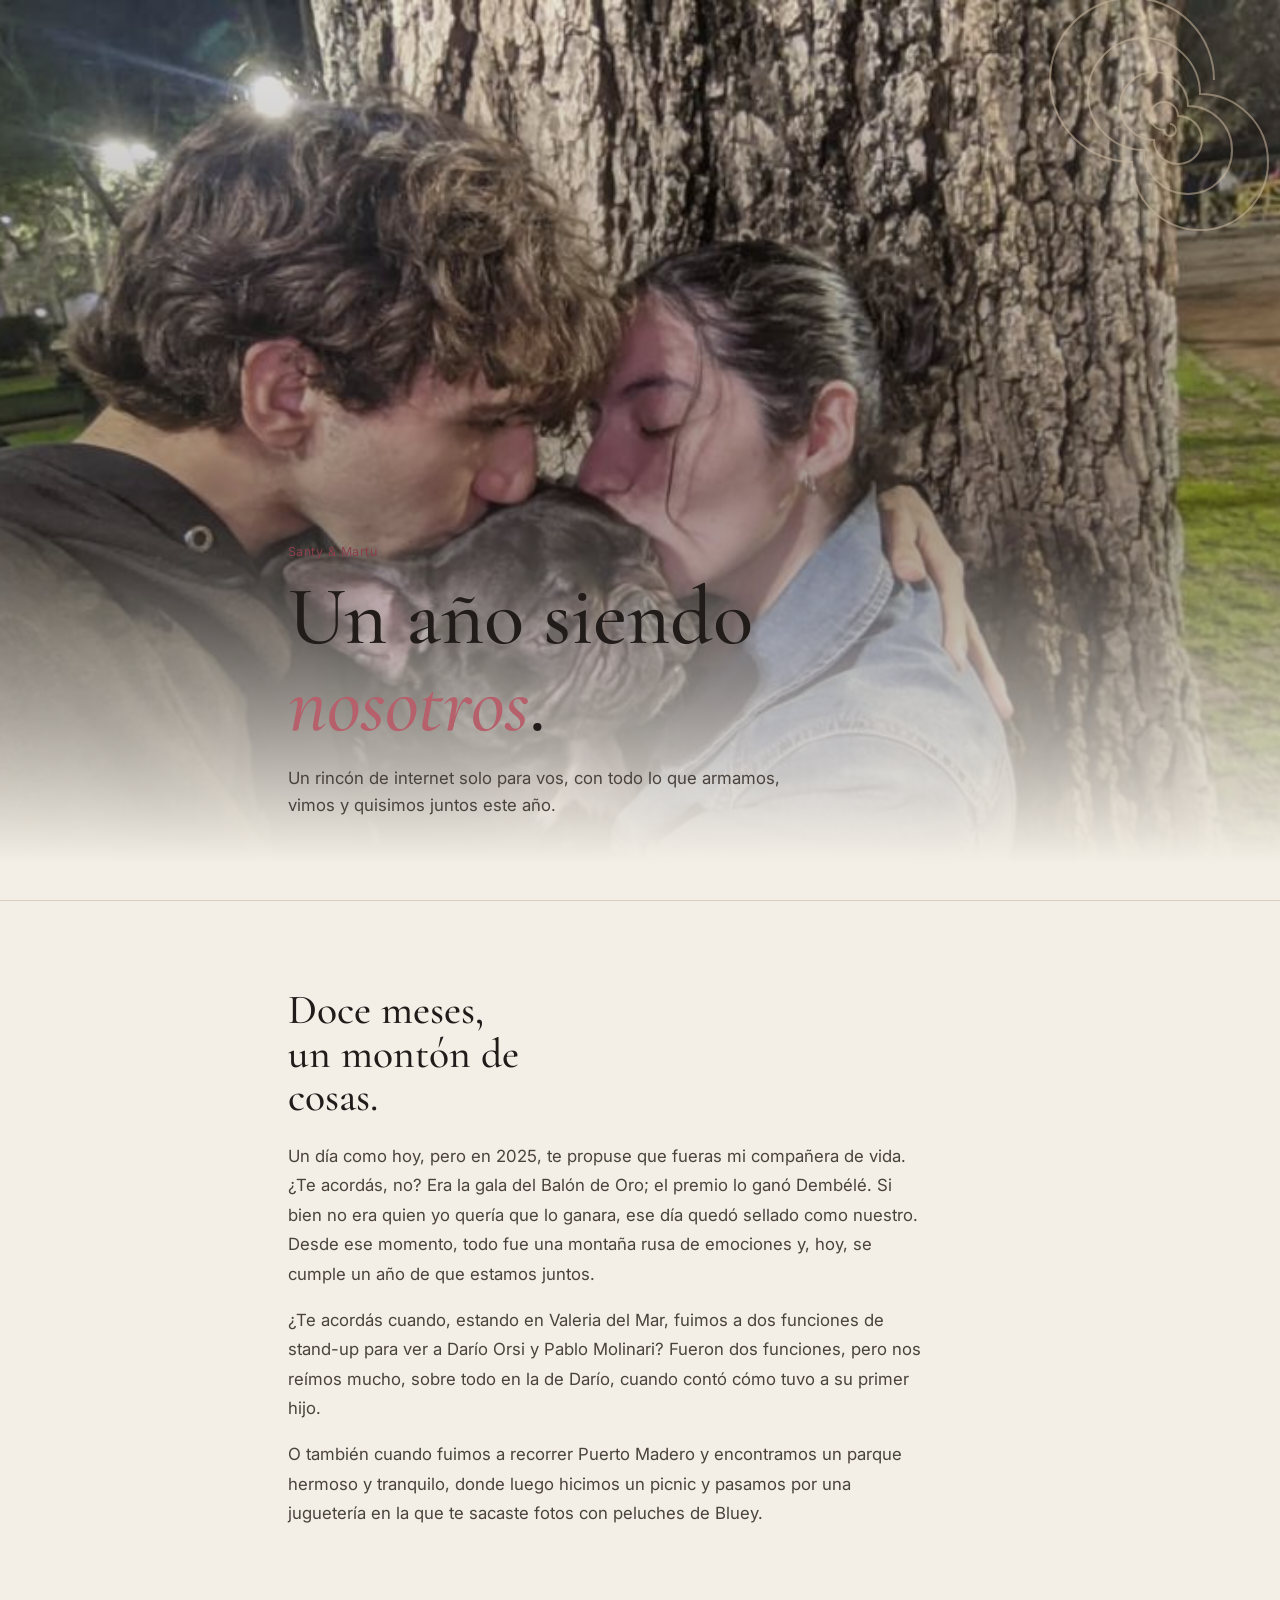
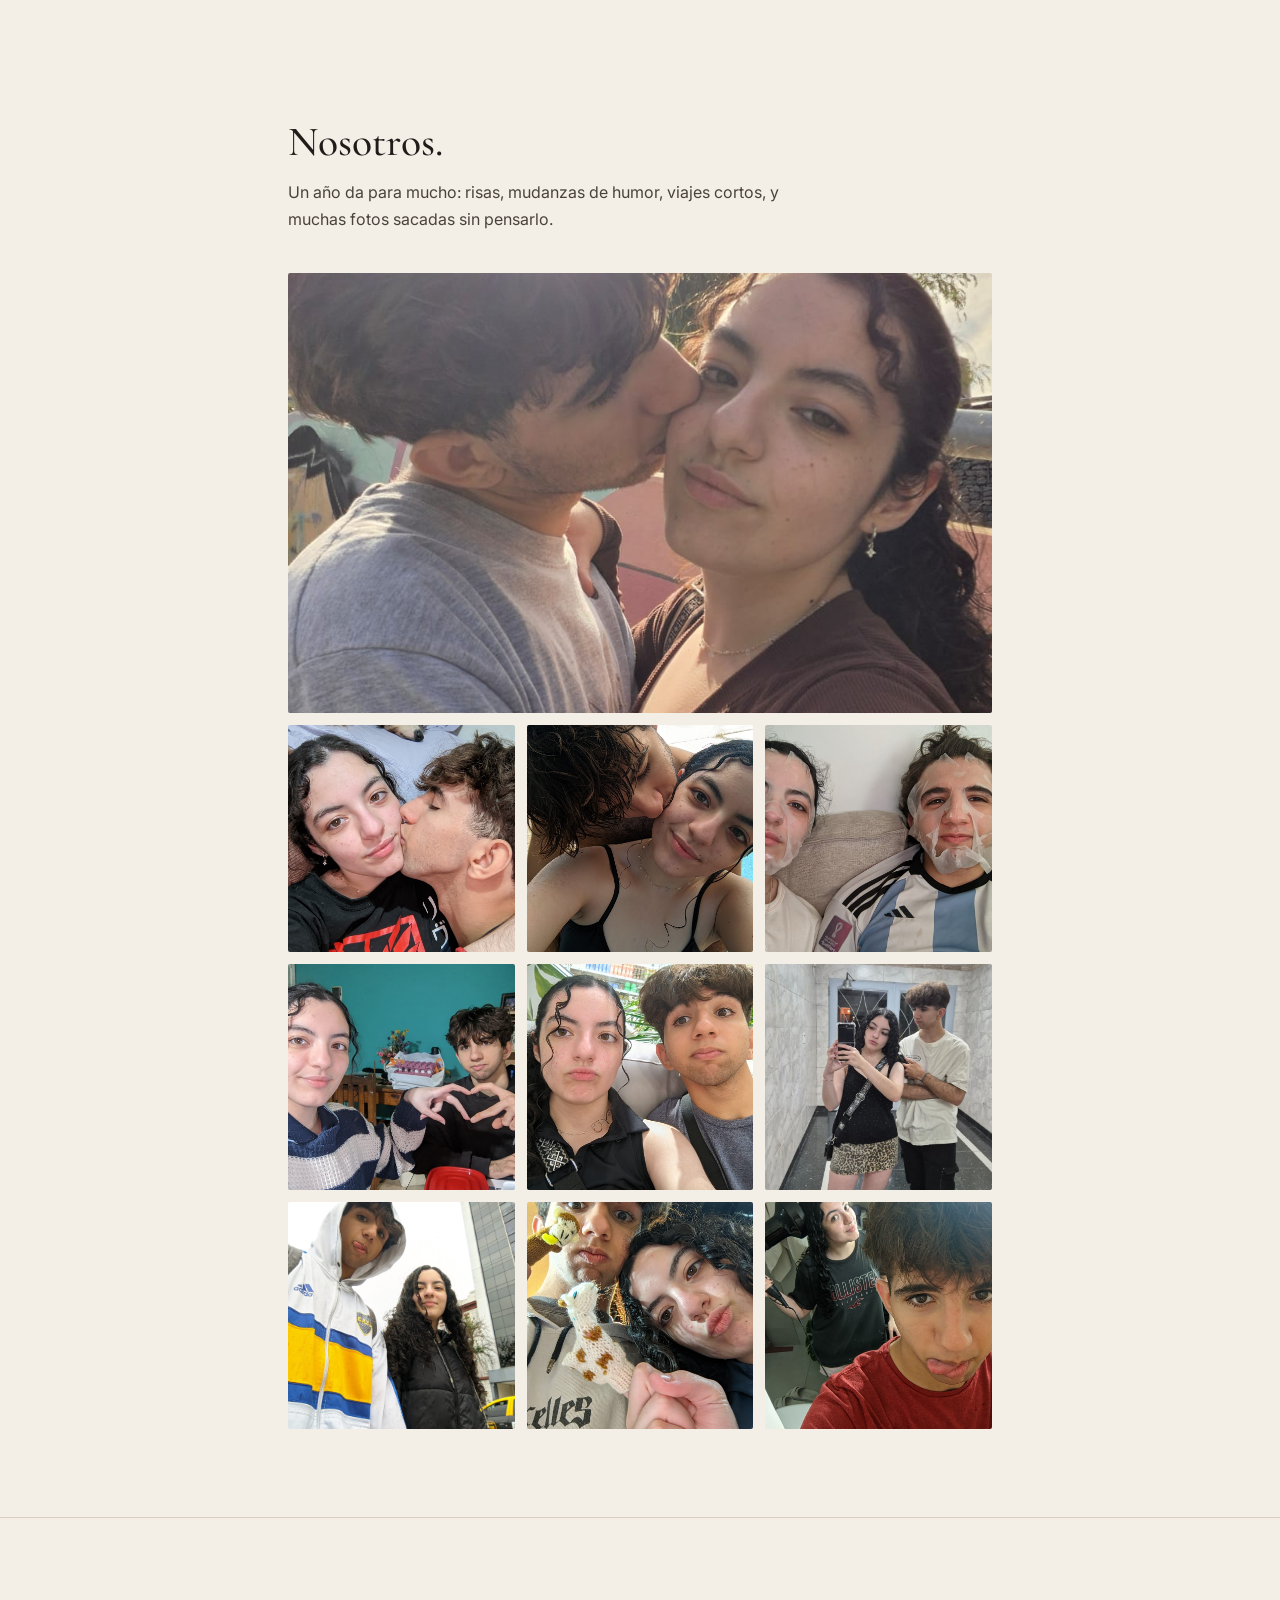
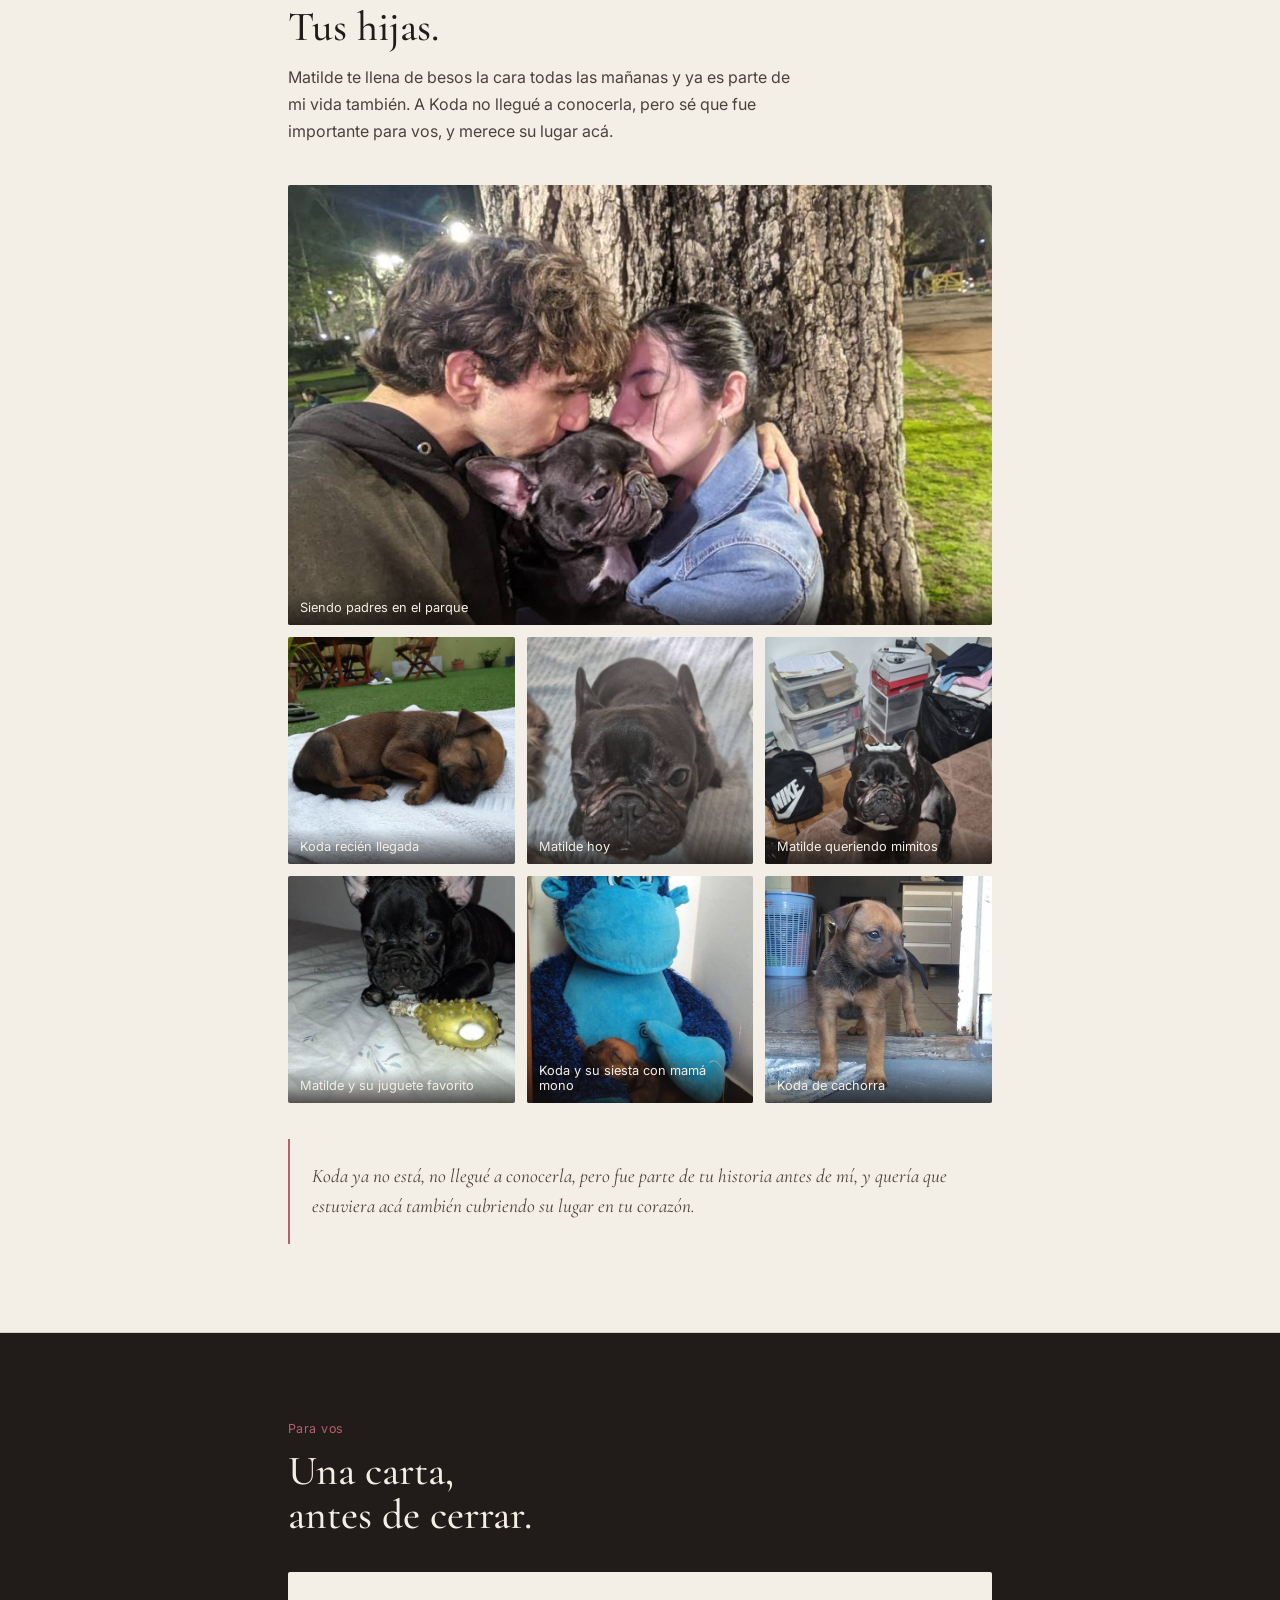
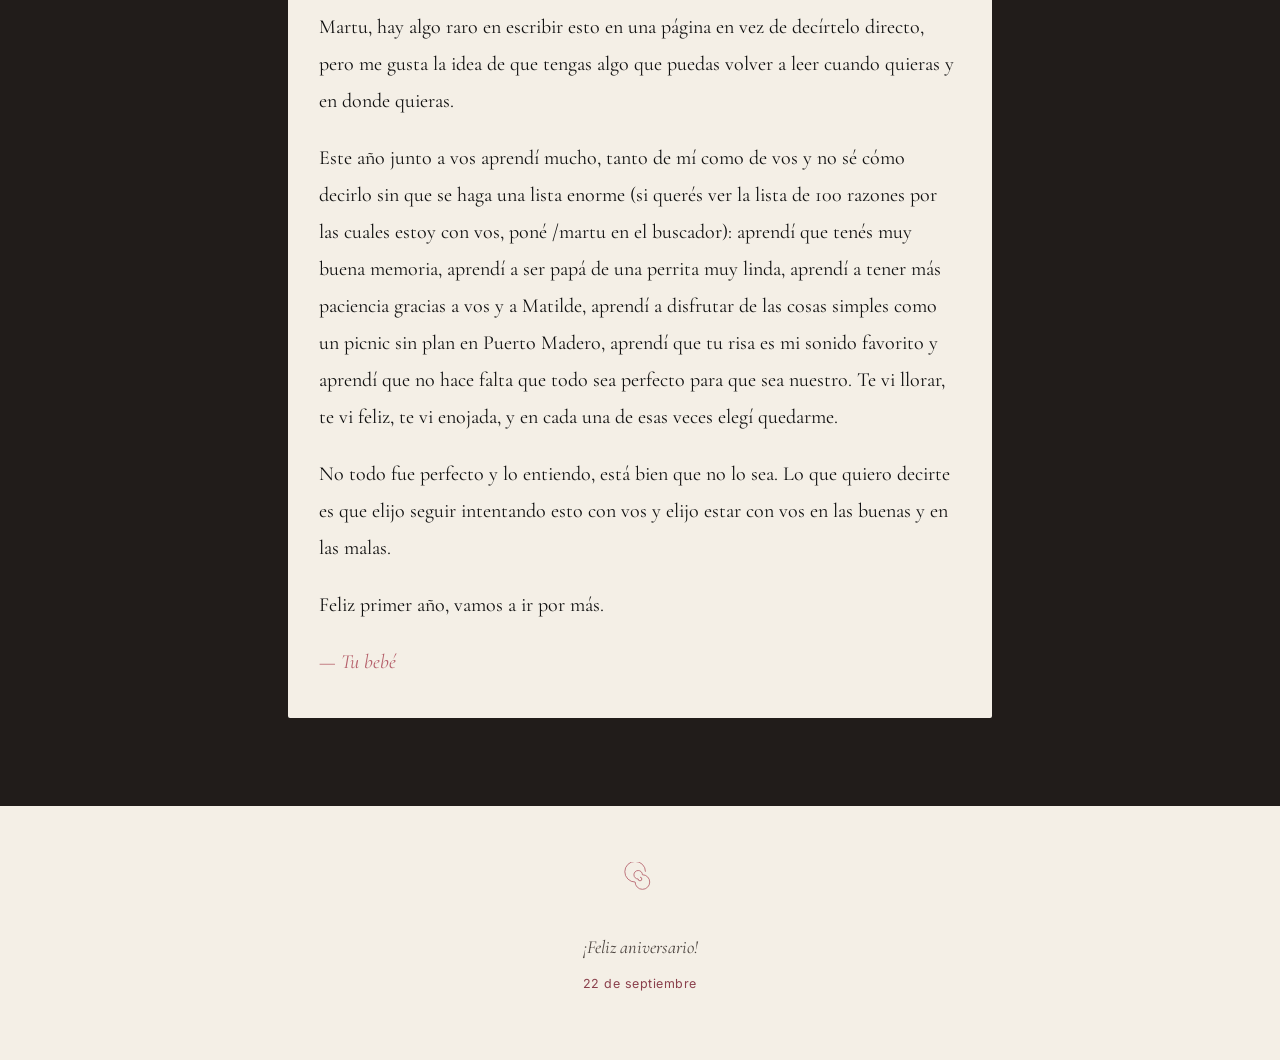
<file: index.html>
<!DOCTYPE html>
<html lang="es">
<head>
<meta charset="UTF-8">
<meta name="viewport" content="width=device-width, initial-scale=1, viewport-fit=cover">
<title>Un año — Santy &amp; Martu</title>
<link rel="preconnect" href="https://fonts.googleapis.com">
<link rel="preconnect" href="https://fonts.gstatic.com" crossorigin>
<link href="https://fonts.googleapis.com/css2?family=Cormorant+Garamond:ital,wght@0,400;0,500;0,600;1,400;1,500&family=Inter:wght@400;500;600&display=swap" rel="stylesheet">
<link rel="stylesheet" href="css/style.css">
<link rel="canonical" href="martu/index.html">
</head>
<body>

<section class="hero">
  <div class="hero-photo">
    <img src="img/1000383549.jpg" alt="Santy y Martu abrazando a Matilde bajo un árbol">
  </div>
  <div class="spiral-bg" aria-hidden="true">
    <svg width="420" height="420" viewBox="0 0 420 420" style="top:-80px; right:-100px;">
      <path d="M210,210 m0,0 a4,4 0 1,1 0.1,0 M210,210" fill="none"/>
      <path d="M210 210
        m 0 -6
        a 6 6 0 1 1 -6 6
        a 14 14 0 1 1 14 -14
        a 24 24 0 1 1 -24 24
        a 34 34 0 1 1 34 -34
        a 44 44 0 1 1 -44 44
        a 56 56 0 1 1 56 -56
        a 68 68 0 1 1 -68 68
        a 82 82 0 1 1 82 -82"
        fill="none" stroke="var(--spiral)" stroke-width="2"/>
    </svg>
  </div>
  <div class="wrap">
    <div class="hero-eyebrow">Santy &amp; Martu</div>
    <h1>Un año siendo <em>nosotros</em>.</h1>
    <p class="sub">Un rincón de internet solo para vos, con todo lo que armamos, vimos y quisimos juntos este año.</p>
  </div>
</section>

<hr class="rule">

<section class="story">
  <div class="wrap reveal">
    <h2>Doce meses,<br>un montón de cosas.</h2>
    <p>Un día como hoy, pero en 2025, te propuse que fueras mi compañera de vida. ¿Te acordás, no? Era la gala del Balón de Oro; el premio lo ganó Dembélé. Si bien no era quien yo quería que lo ganara, ese día quedó sellado como nuestro. Desde ese momento, todo fue una montaña rusa de emociones y, hoy, se cumple un año de que estamos juntos.</p>
    <p>¿Te acordás cuando, estando en Valeria del Mar, fuimos a dos funciones de stand-up para ver a Darío Orsi y Pablo Molinari? Fueron dos funciones, pero nos reímos mucho, sobre todo en la de Darío, cuando contó cómo tuvo a su primer hijo.</p>
    <p>O también cuando fuimos a recorrer Puerto Madero y encontramos un parque hermoso y tranquilo, donde luego hicimos un picnic y pasamos por una juguetería en la que te sacaste fotos con peluches de Bluey.</p>
  </div>
</section>

<section class="nosotros">
  <div class="wrap">
    <div class="dogs-head reveal">
      <h2>Nosotros.</h2>
      <p>Un año da para mucho: risas, mudanzas de humor, viajes cortos, y muchas fotos sacadas sin pensarlo.</p>
    </div>
    <div class="dog-grid">
      <figure class="wide">
        <img src="img/WhatsApp Image 2026-09-21 at 4.37.24 PM (1).jpeg" alt="Beso al atardecer">
      </figure>
      <figure>
        <img src="img/WhatsApp Image 2026-09-21 at 4.37.24 PM (3).jpeg" alt="Beso en la cama con la perrita de fondo">
      </figure>
      <figure>
        <img src="img/WhatsApp Image 2026-09-21 at 4.37.26 PM.jpeg" alt="Beso en la pileta">
      </figure>
      <figure>
        <img src="img/WhatsApp Image 2026-09-21 at 4.37.23 PM.jpeg" alt="Los dos con mascarillas faciales">
      </figure>
      <figure>
        <img src="img/WhatsApp Image 2026-09-21 at 4.37.23 PM (2).jpeg" alt="Haciendo un corazón con las manos">
      </figure>
      <figure>
        <img src="img/WhatsApp Image 2026-09-21 at 4.37.26 PM (2).jpeg" alt="Sentados juntos en el sillón">
      </figure>
      <figure>
        <img src="img/WhatsApp Image 2026-09-21 at 4.37.27 PM.jpeg" alt="Selfie frente al espejo">
      </figure>
      <figure>
        <img src="img/WhatsApp Image 2026-09-21 at 4.37.28 PM.jpeg" alt="Caminando por la calle">
      </figure>
      <figure>
        <img src="img/WhatsApp Image 2026-09-21 at 4.37.25 PM (3).jpeg" alt="Haciendo caras con un juguete">
      </figure>
      <figure>
        <img src="img/WhatsApp Image 2026-09-21 at 4.37.27 PM (2).jpeg" alt="Abrazados frente al espejo">
      </figure>
    </div>
  </div>
</section>

<hr class="rule">

<section class="dogs">
  <div class="wrap">
    <div class="dogs-head reveal">
      <h2>Tus hijas.</h2>
      <p>Matilde te llena de besos la cara todas las mañanas y ya es parte de mi vida también. A Koda no llegué a conocerla, pero sé que fue importante para vos, y merece su lugar acá.</p>
    </div>
    <div class="dog-grid">
      <figure class="wide">
        <img src="img/1000383549.jpg" alt="Santy y Martu besando a Matilde en el parque">
        <figcaption>Siendo padres en el parque</figcaption>
      </figure>
      <figure>
        <img src="img/WhatsApp Image 2026-09-20 at 7.31.43 PM.jpeg" alt="Koda de cachorra jugando en el piso">
        <figcaption>Koda recién llegada</figcaption>
      </figure>
      <figure>
        <img src="img/1000383547.jpg" alt="Matilde adulta mirando a cámara">
        <figcaption>Matilde hoy</figcaption>
      </figure>
      <figure>
        <img src="img/1000383548.jpg" alt="Matilde sentada arriba de una manta">
        <figcaption>Matilde queriendo mimitos</figcaption>
      </figure>
      <figure>
        <img src="img/1000383543.jpg" alt="Matilde con un juguete">
        <figcaption>Matilde y su juguete favorito</figcaption>
      </figure>
      <figure>
        <img src="img/1000383544.jpg" alt="Koda de cachorra dormida junto a un peluche">
        <figcaption>Koda y su siesta con mamá mono</figcaption>
      </figure>
      <figure>
        <img src="img/1000383546.jpg" alt="Koda de cachorra parada en una puerta">
        <figcaption>Koda de cachorra</figcaption>
      </figure>
    </div>
    <div class="in-memory">
      <p>Koda ya no está, no llegué a conocerla, pero fue parte de tu historia antes de mí, y quería que estuviera acá también cubriendo su lugar en tu corazón.</p>
    </div>
  </div>
</section>

<hr class="rule">

<section class="letter-section">
  <div class="wrap">
    <div class="letter-eyebrow reveal">Para vos</div>
    <h2 class="reveal">Una carta,<br>antes de cerrar.</h2>
    <div class="letter-box reveal">
      <p>Martu, hay algo raro en escribir esto en una página en vez de decírtelo directo, pero me gusta la idea de que tengas algo que puedas volver a leer cuando quieras y en donde quieras.</p>
      <p>Este año junto a vos aprendí mucho, tanto de mí como de vos y no sé cómo decirlo sin que se haga una lista enorme (si querés ver la lista de 100 razones por las cuales estoy con vos, poné /martu en el buscador): aprendí que tenés muy buena memoria, aprendí a ser papá de una perrita muy linda, aprendí a tener más paciencia gracias a vos y a Matilde, aprendí a disfrutar de las cosas simples como un picnic sin plan en Puerto Madero, aprendí que tu risa es mi sonido favorito y aprendí que no hace falta que todo sea perfecto para que sea nuestro. Te vi llorar, te vi feliz, te vi enojada, y en cada una de esas veces elegí quedarme.</p>
      <p>No todo fue perfecto y lo entiendo, está bien que no lo sea. Lo que quiero decirte es que elijo seguir intentando esto con vos y elijo estar con vos en las buenas y en las malas.</p>
      <p>Feliz primer año, vamos a ir por más.</p>
      <p class="letter-sign">— Tu bebé</p>
    </div>
  </div>
</section>

<footer>
  <svg class="spiral-mini" viewBox="0 0 56 56" fill="none" xmlns="http://www.w3.org/2000/svg">
    <path d="M28 28 m0 -3 a3 3 0 1 1 -3 3 a7 7 0 1 1 7 -7 a12 12 0 1 1 -12 12 a17 17 0 1 1 17 -17"
      stroke="var(--rose)" stroke-width="1.4" fill="none"/>
  </svg>
  <p>¡Feliz aniversario!</p>
  <p class="date">22 de septiembre</p>
</footer>

</body>
</html>
</file>
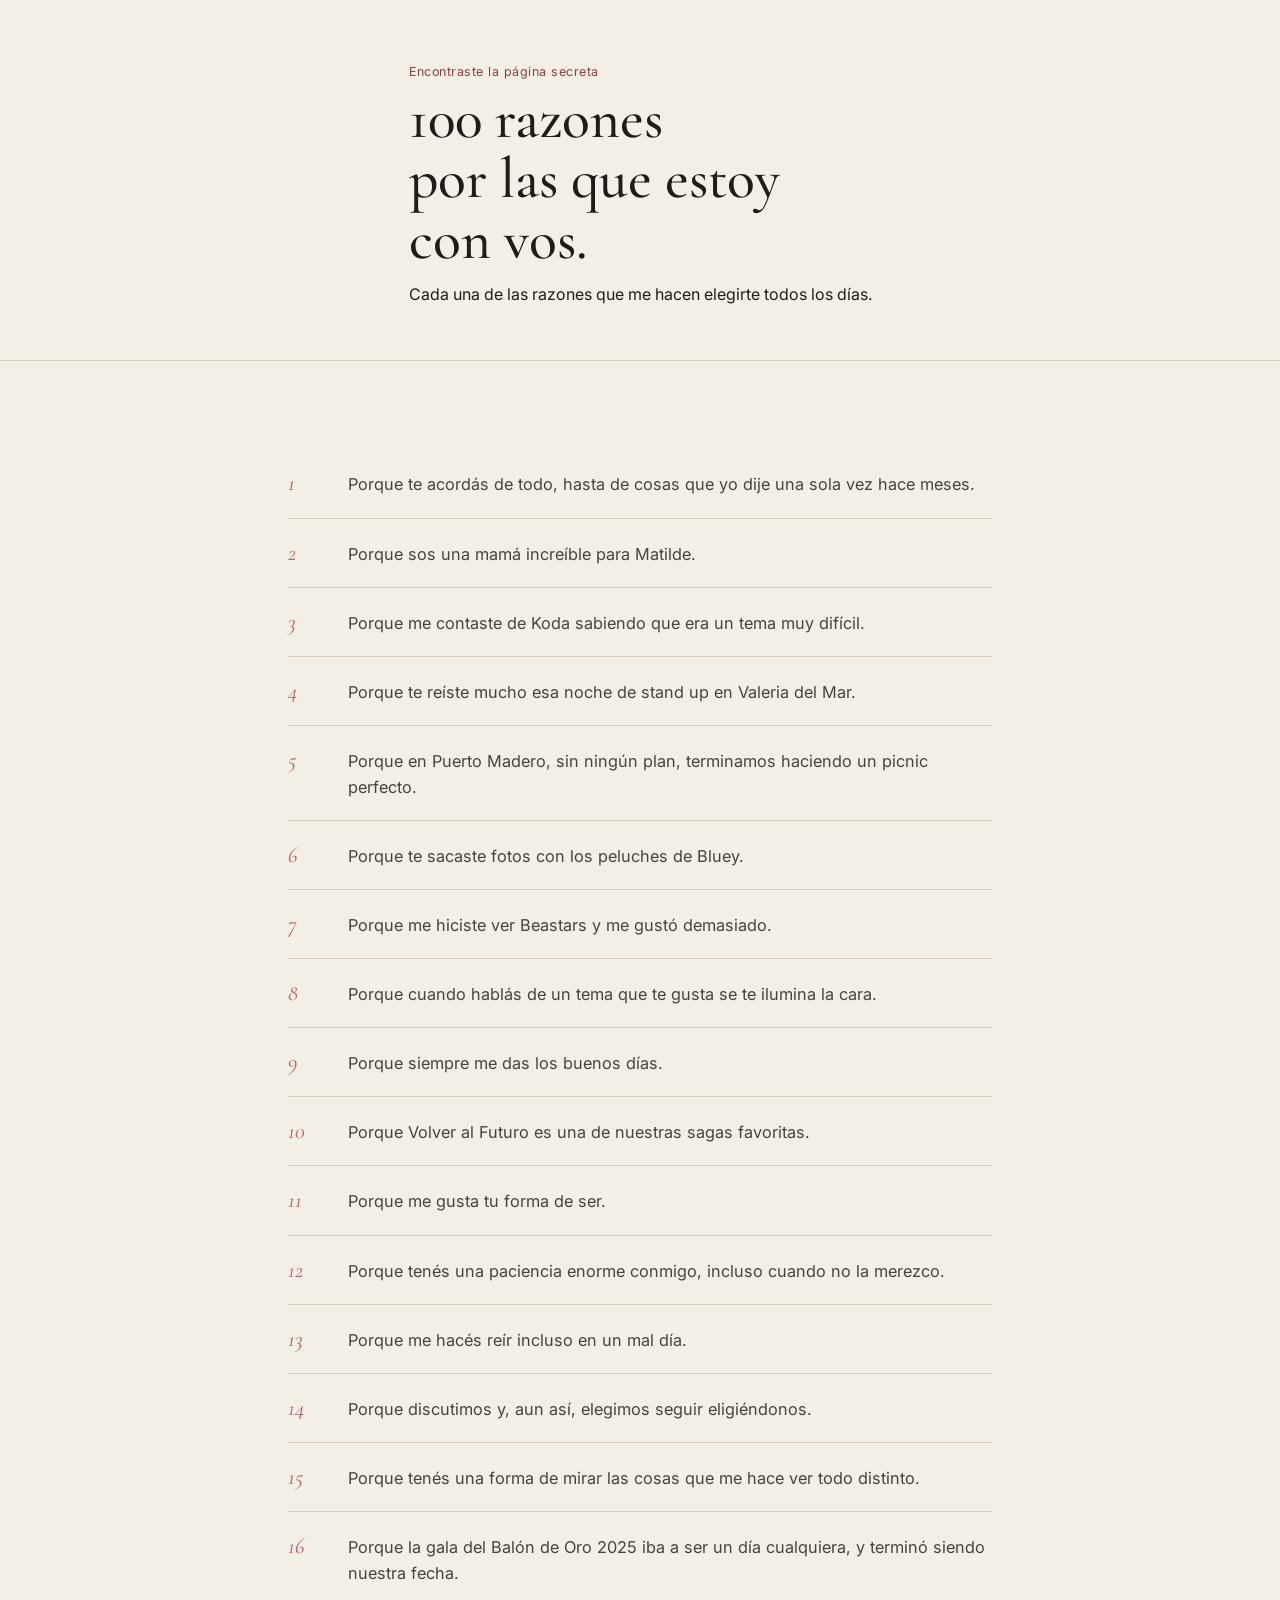
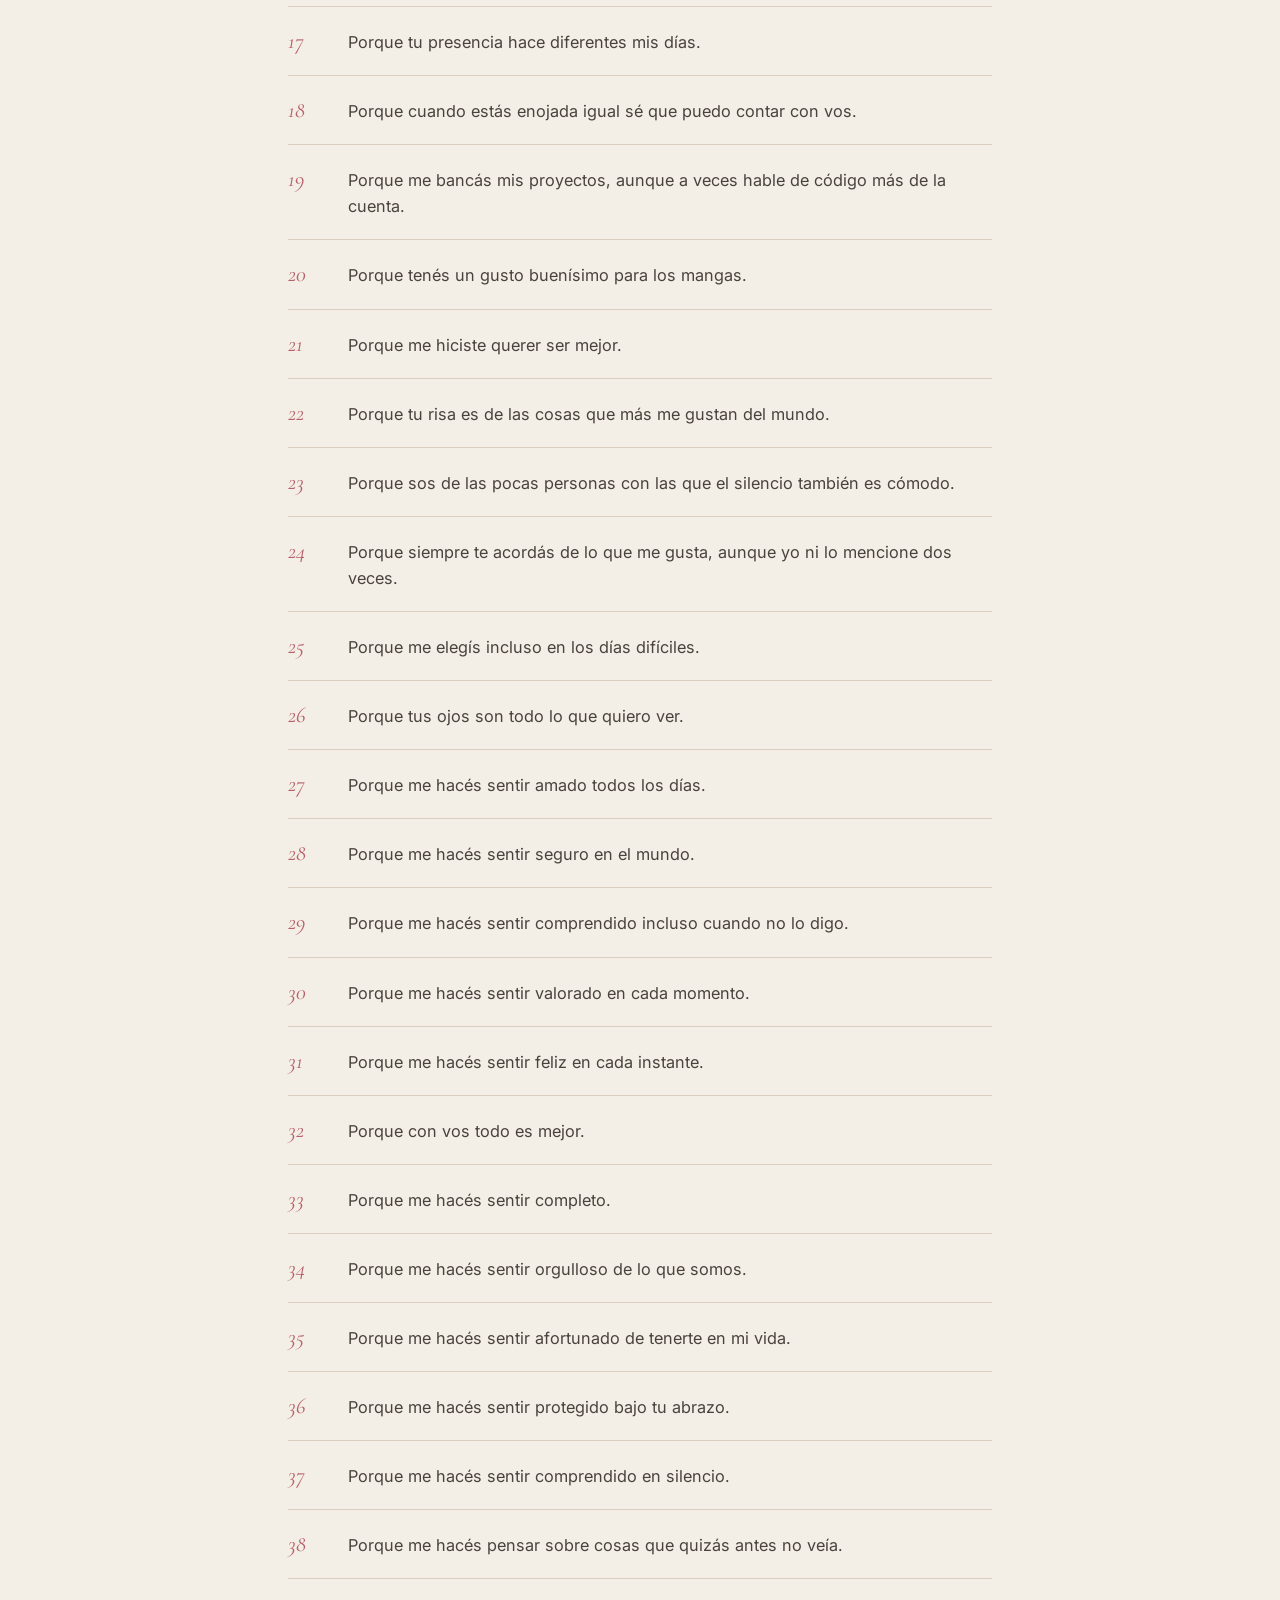
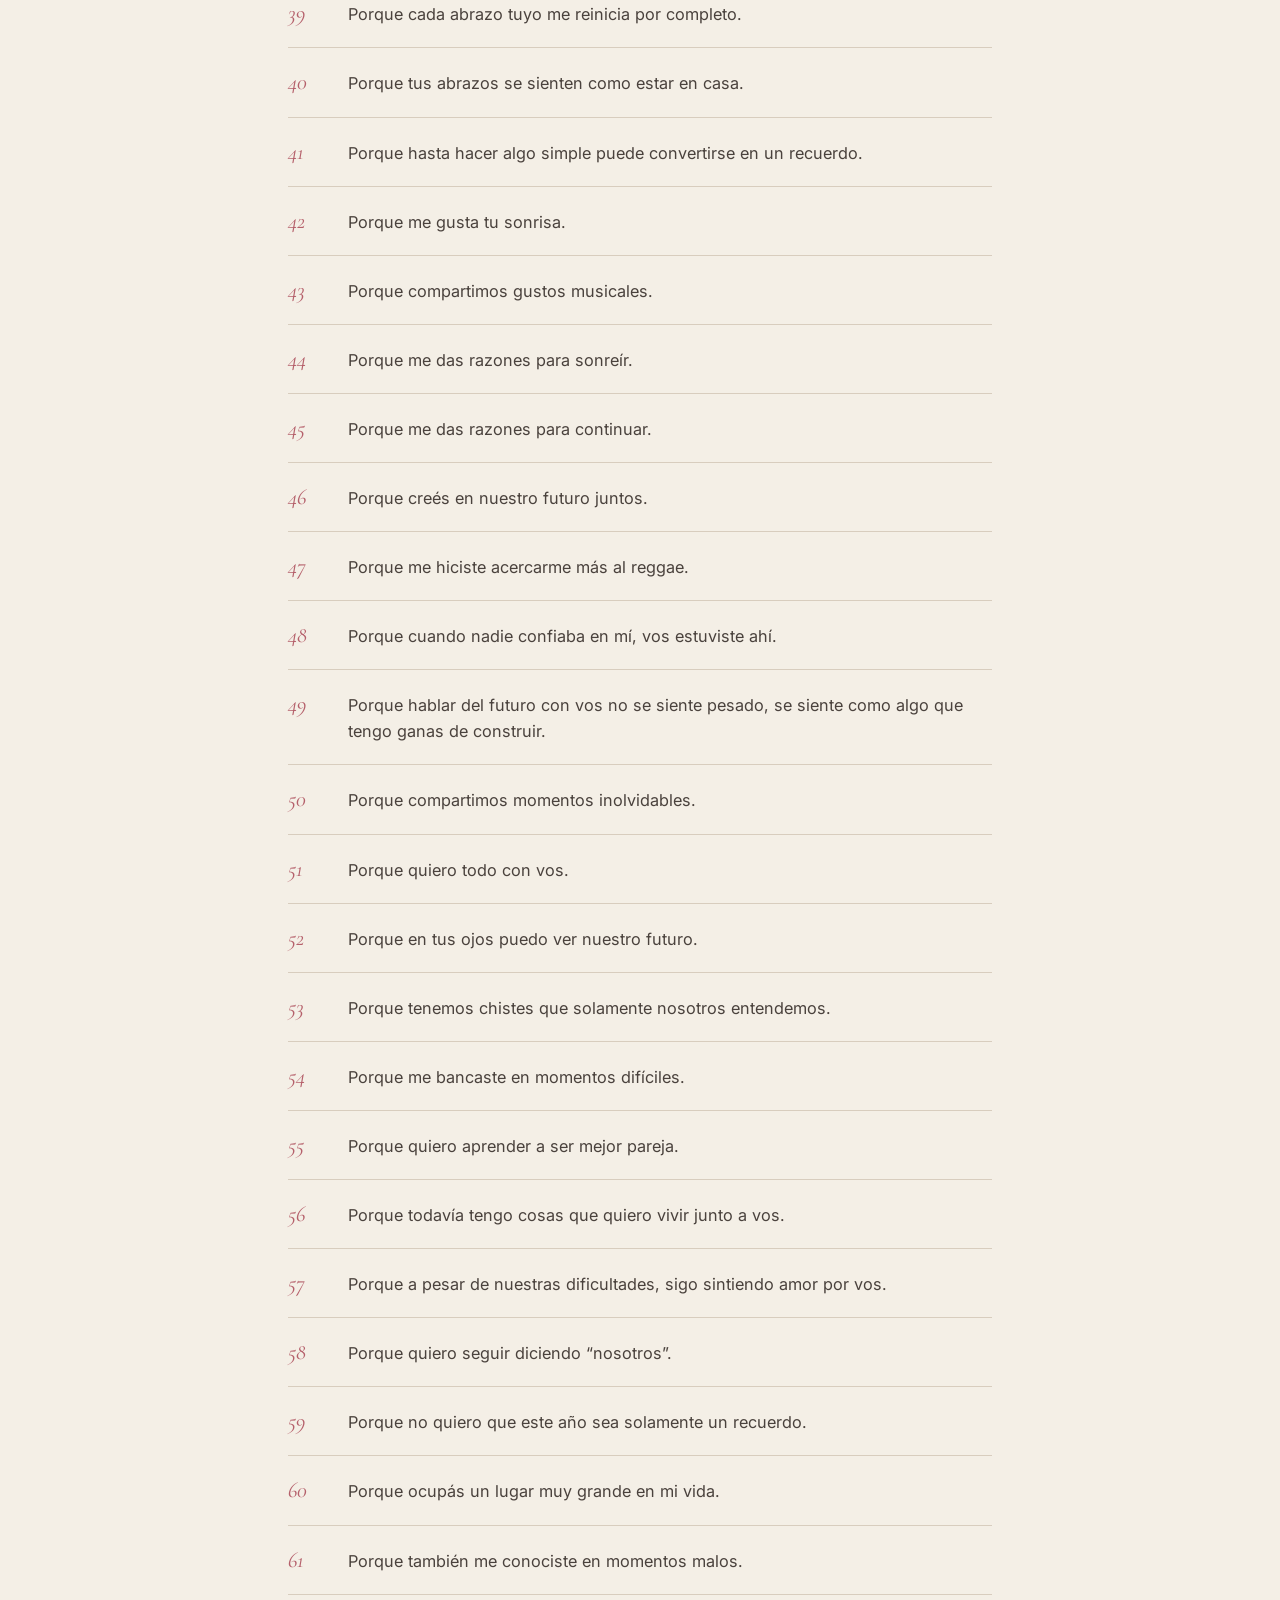
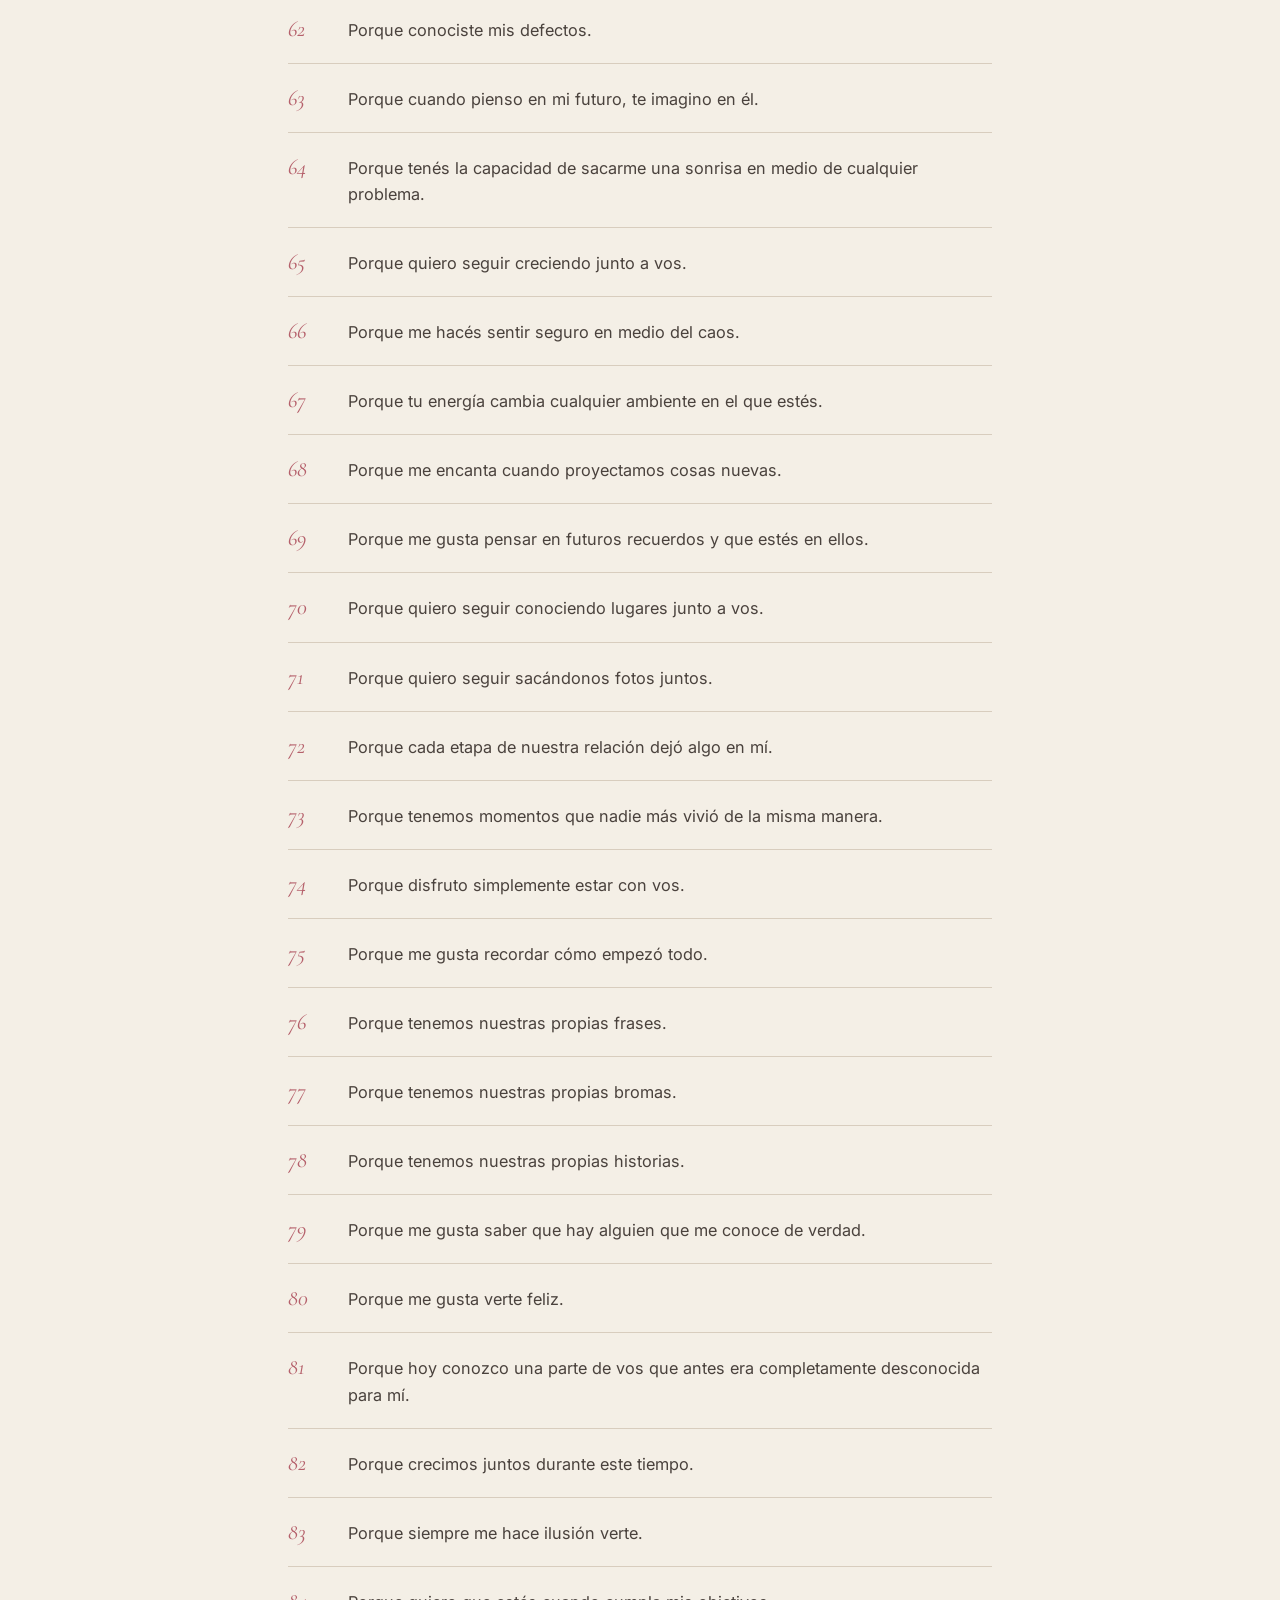
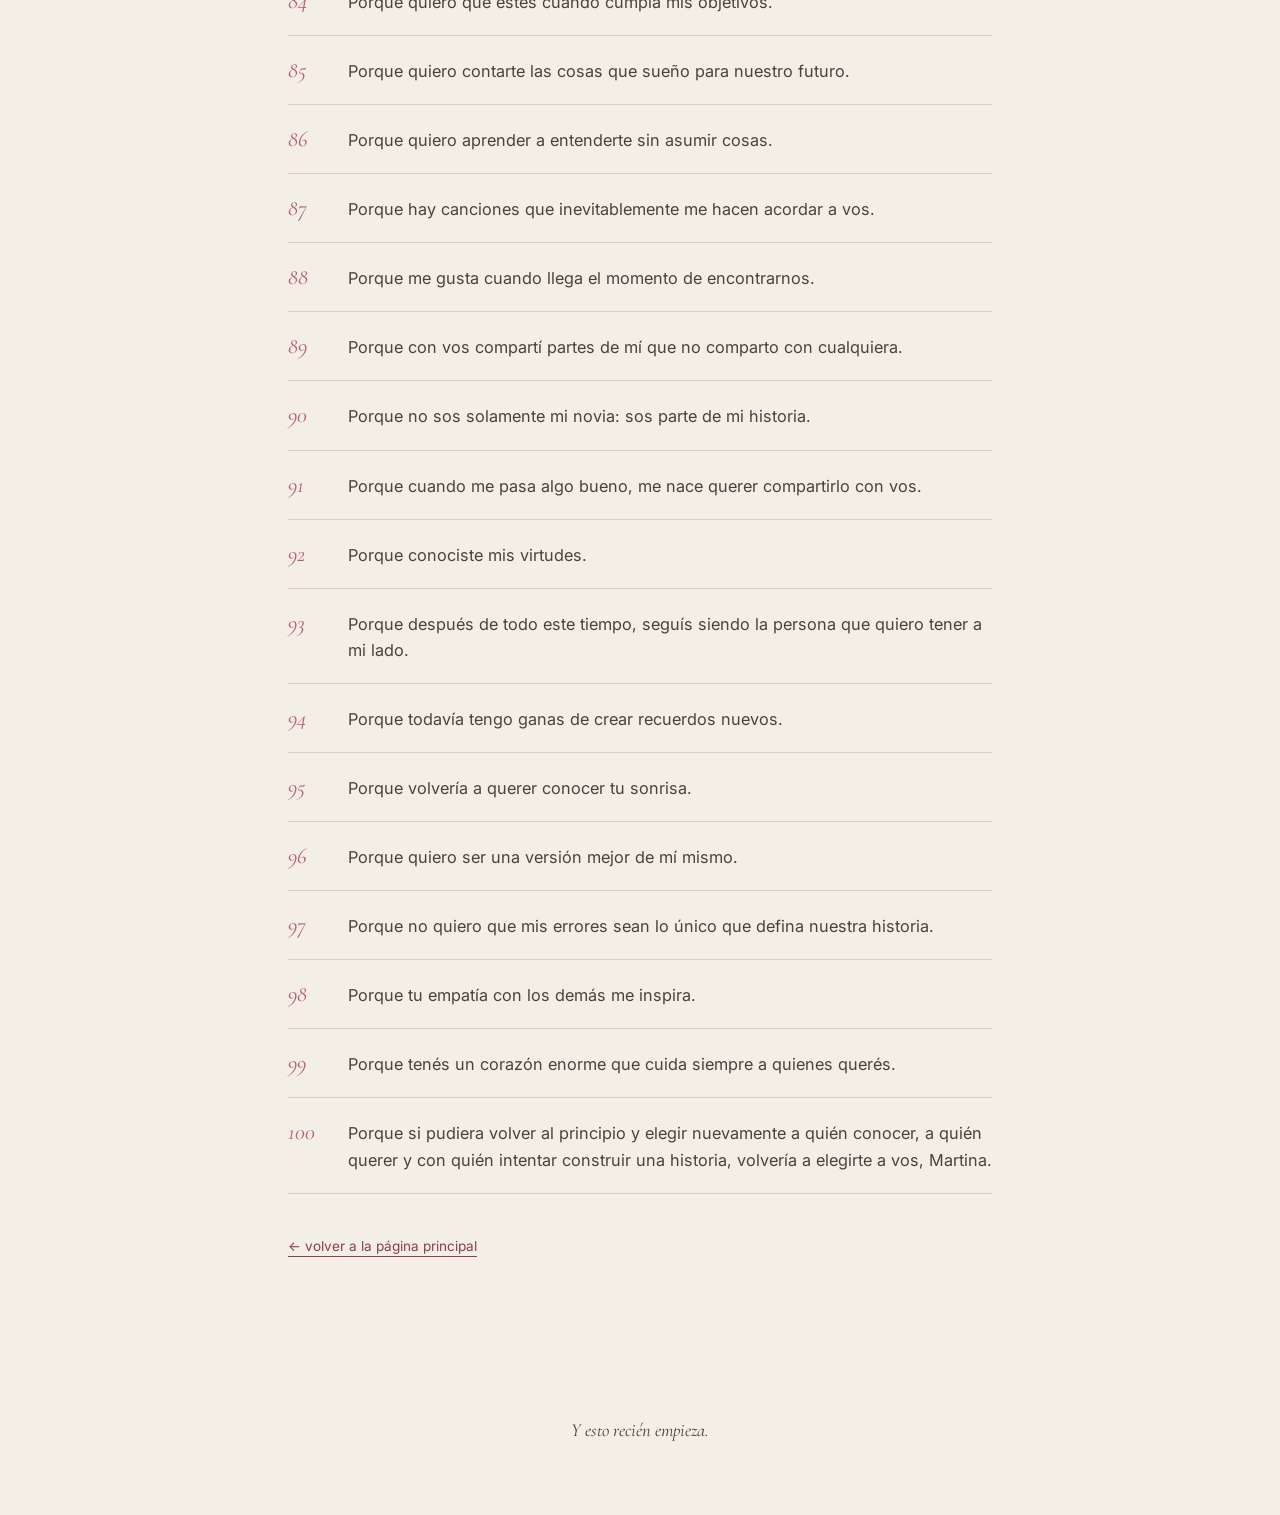
<file: martu/index.html>
<!DOCTYPE html>
<html lang="es">
<head>
<meta charset="UTF-8">
<meta name="viewport" content="width=device-width, initial-scale=1, viewport-fit=cover">
<title>100 razones — para Martu</title>
<link rel="preconnect" href="https://fonts.googleapis.com">
<link rel="preconnect" href="https://fonts.gstatic.com" crossorigin>
<link href="https://fonts.googleapis.com/css2?family=Cormorant+Garamond:ital,wght@0,400;0,500;0,600;1,400;1,500&family=Inter:wght@400;500;600&display=swap" rel="stylesheet">
<link rel="stylesheet" href="../css/style.css">
</head>
<body>

<section class="razones-hero">
  <div class="wrap">
    <div class="hero-eyebrow">Encontraste la página secreta</div>
    <h1>100 razones<br>por las que estoy<br>con vos.</h1>
    <p class="sub">Cada una de las razones que me hacen elegirte todos los días.</p>
  </div>
</section>

<hr class="rule">

<section>
  <div class="wrap">
    <div class="razones-list">
      <div class="razon"><p>Porque te acordás de todo, hasta de cosas que yo dije una sola vez hace meses.</p></div>
      <div class="razon"><p>Porque sos una mamá increíble para Matilde.</p></div>
      <div class="razon"><p>Porque me contaste de Koda sabiendo que era un tema muy difícil.</p></div>
      <div class="razon"><p>Porque te reíste mucho esa noche de stand up en Valeria del Mar.</p></div>
      <div class="razon"><p>Porque en Puerto Madero, sin ningún plan, terminamos haciendo un picnic perfecto.</p></div>
      <div class="razon"><p>Porque te sacaste fotos con los peluches de Bluey.</p></div>
      <div class="razon"><p>Porque me hiciste ver Beastars y me gustó demasiado.</p></div>
      <div class="razon"><p>Porque cuando hablás de un tema que te gusta se te ilumina la cara.</p></div>
      <div class="razon"><p>Porque siempre me das los buenos días.</p></div>
      <div class="razon"><p>Porque Volver al Futuro es una de nuestras sagas favoritas.</p></div>
      <div class="razon"><p>Porque me gusta tu forma de ser.</p></div>
      <div class="razon"><p>Porque tenés una paciencia enorme conmigo, incluso cuando no la merezco.</p></div>
      <div class="razon"><p>Porque me hacés reír incluso en un mal día.</p></div>
      <div class="razon"><p>Porque discutimos y, aun así, elegimos seguir eligiéndonos.</p></div>
      <div class="razon"><p>Porque tenés una forma de mirar las cosas que me hace ver todo distinto.</p></div>
      <div class="razon"><p>Porque la gala del Balón de Oro 2025 iba a ser un día cualquiera, y terminó siendo nuestra fecha.</p></div>
      <div class="razon"><p>Porque tu presencia hace diferentes mis días.</p></div>
      <div class="razon"><p>Porque cuando estás enojada igual sé que puedo contar con vos.</p></div>
      <div class="razon"><p>Porque me bancás mis proyectos, aunque a veces hable de código más de la cuenta.</p></div>
      <div class="razon"><p>Porque tenés un gusto buenísimo para los mangas.</p></div>
      <div class="razon"><p>Porque me hiciste querer ser mejor.</p></div>
      <div class="razon"><p>Porque tu risa es de las cosas que más me gustan del mundo.</p></div>
      <div class="razon"><p>Porque sos de las pocas personas con las que el silencio también es cómodo.</p></div>
      <div class="razon"><p>Porque siempre te acordás de lo que me gusta, aunque yo ni lo mencione dos veces.</p></div>
      <div class="razon"><p>Porque me elegís incluso en los días difíciles.</p></div>
      <div class="razon"><p>Porque tus ojos son todo lo que quiero ver.</p></div>
      <div class="razon"><p>Porque me hacés sentir amado todos los días.</p></div>
      <div class="razon"><p>Porque me hacés sentir seguro en el mundo.</p></div>
      <div class="razon"><p>Porque me hacés sentir comprendido incluso cuando no lo digo.</p></div>
      <div class="razon"><p>Porque me hacés sentir valorado en cada momento.</p></div>
      <div class="razon"><p>Porque me hacés sentir feliz en cada instante.</p></div>
      <div class="razon"><p>Porque con vos todo es mejor.</p></div>
      <div class="razon"><p>Porque me hacés sentir completo.</p></div>
      <div class="razon"><p>Porque me hacés sentir orgulloso de lo que somos.</p></div>
      <div class="razon"><p>Porque me hacés sentir afortunado de tenerte en mi vida.</p></div>
      <div class="razon"><p>Porque me hacés sentir protegido bajo tu abrazo.</p></div>
      <div class="razon"><p>Porque me hacés sentir comprendido en silencio.</p></div>
      <div class="razon"><p>Porque me hacés pensar sobre cosas que quizás antes no veía.</p></div>
      <div class="razon"><p>Porque cada abrazo tuyo me reinicia por completo.</p></div>
      <div class="razon"><p>Porque tus abrazos se sienten como estar en casa.</p></div>
      <div class="razon"><p>Porque hasta hacer algo simple puede convertirse en un recuerdo.</p></div>
      <div class="razon"><p>Porque me gusta tu sonrisa.</p></div>
      <div class="razon"><p>Porque compartimos gustos musicales.</p></div>
      <div class="razon"><p>Porque me das razones para sonreír.</p></div>
      <div class="razon"><p>Porque me das razones para continuar.</p></div>
      <div class="razon"><p>Porque creés en nuestro futuro juntos.</p></div>
      <div class="razon"><p>Porque me hiciste acercarme más al reggae.</p></div>
      <div class="razon"><p>Porque cuando nadie confiaba en mí, vos estuviste ahí.</p></div>
      <div class="razon"><p>Porque hablar del futuro con vos no se siente pesado, se siente como algo que tengo ganas de construir.</p></div>
      <div class="razon"><p>Porque compartimos momentos inolvidables.</p></div>
      <div class="razon"><p>Porque quiero todo con vos.</p></div>
      <div class="razon"><p>Porque en tus ojos puedo ver nuestro futuro.</p></div>
      <div class="razon"><p>Porque tenemos chistes que solamente nosotros entendemos.</p></div>
      <div class="razon"><p>Porque me bancaste en momentos difíciles.</p></div>
      <div class="razon"><p>Porque quiero aprender a ser mejor pareja.</p></div>
      <div class="razon"><p>Porque todavía tengo cosas que quiero vivir junto a vos.</p></div>
      <div class="razon"><p>Porque a pesar de nuestras dificultades, sigo sintiendo amor por vos.</p></div>
      <div class="razon"><p>Porque quiero seguir diciendo “nosotros”.</p></div>
      <div class="razon"><p>Porque no quiero que este año sea solamente un recuerdo.</p></div>
      <div class="razon"><p>Porque ocupás un lugar muy grande en mi vida.</p></div>
      <div class="razon"><p>Porque también me conociste en momentos malos.</p></div>
      <div class="razon"><p>Porque conociste mis defectos.</p></div>
      <div class="razon"><p>Porque cuando pienso en mi futuro, te imagino en él.</p></div>
      <div class="razon"><p>Porque tenés la capacidad de sacarme una sonrisa en medio de cualquier problema.</p></div>
      <div class="razon"><p>Porque quiero seguir creciendo junto a vos.</p></div>
      <div class="razon"><p>Porque me hacés sentir seguro en medio del caos.</p></div>
      <div class="razon"><p>Porque tu energía cambia cualquier ambiente en el que estés.</p></div>
      <div class="razon"><p>Porque me encanta cuando proyectamos cosas nuevas.</p></div>
      <div class="razon"><p>Porque me gusta pensar en futuros recuerdos y que estés en ellos.</p></div>
      <div class="razon"><p>Porque quiero seguir conociendo lugares junto a vos.</p></div>
      <div class="razon"><p>Porque quiero seguir sacándonos fotos juntos.</p></div>
      <div class="razon"><p>Porque cada etapa de nuestra relación dejó algo en mí.</p></div>
      <div class="razon"><p>Porque tenemos momentos que nadie más vivió de la misma manera.</p></div>
      <div class="razon"><p>Porque disfruto simplemente estar con vos.</p></div>
      <div class="razon"><p>Porque me gusta recordar cómo empezó todo.</p></div>
      <div class="razon"><p>Porque tenemos nuestras propias frases.</p></div>
      <div class="razon"><p>Porque tenemos nuestras propias bromas.</p></div>
      <div class="razon"><p>Porque tenemos nuestras propias historias.</p></div>
      <div class="razon"><p>Porque me gusta saber que hay alguien que me conoce de verdad.</p></div>
      <div class="razon"><p>Porque me gusta verte feliz.</p></div>
      <div class="razon"><p>Porque hoy conozco una parte de vos que antes era completamente desconocida para mí.</p></div>
      <div class="razon"><p>Porque crecimos juntos durante este tiempo.</p></div>
      <div class="razon"><p>Porque siempre me hace ilusión verte.</p></div>
      <div class="razon"><p>Porque quiero que estés cuando cumpla mis objetivos.</p></div>
      <div class="razon"><p>Porque quiero contarte las cosas que sueño para nuestro futuro.</p></div>
      <div class="razon"><p>Porque quiero aprender a entenderte sin asumir cosas.</p></div>
      <div class="razon"><p>Porque hay canciones que inevitablemente me hacen acordar a vos.</p></div>
      <div class="razon"><p>Porque me gusta cuando llega el momento de encontrarnos.</p></div>
      <div class="razon"><p>Porque con vos compartí partes de mí que no comparto con cualquiera.</p></div>
      <div class="razon"><p>Porque no sos solamente mi novia: sos parte de mi historia.</p></div>
      <div class="razon"><p>Porque cuando me pasa algo bueno, me nace querer compartirlo con vos.</p></div>
      <div class="razon"><p>Porque conociste mis virtudes.</p></div>
      <div class="razon"><p>Porque después de todo este tiempo, seguís siendo la persona que quiero tener a mi lado.</p></div>
      <div class="razon"><p>Porque todavía tengo ganas de crear recuerdos nuevos.</p></div>
      <div class="razon"><p>Porque volvería a querer conocer tu sonrisa.</p></div>
      <div class="razon"><p>Porque quiero ser una versión mejor de mí mismo.</p></div>
      <div class="razon"><p>Porque no quiero que mis errores sean lo único que defina nuestra historia.</p></div>
      <div class="razon"><p>Porque tu empatía con los demás me inspira.</p></div>
      <div class="razon"><p>Porque tenés un corazón enorme que cuida siempre a quienes querés.</p></div>
      <div class="razon"><p>Porque si pudiera volver al principio y elegir nuevamente a quién conocer, a quién querer y con quién intentar construir una historia, volvería a elegirte a vos, Martina.</p></div>
    </div>

    <a class="razones-back" href="index.html">← volver a la página principal</a>
  </div>
</section>

<footer>
  <p>Y esto recién empieza.</p>
</footer>

</body>
</html>
</file>
<file: css/style.css>
:root {
  box-sizing: border-box;
  --paper: #f4efe6;
  --ink: #211c1a;
  --ink-soft: #4a423d;
  --rose: #b5606b;
  --rose-deep: #8a3f4b;
  --line: #d8cdbe;
  --spiral: #c9b79f;
}

*, *::before, *::after {
  box-sizing: inherit;
}

html {
  scroll-padding-top: env(safe-area-inset-top, 0px);
  scroll-behavior: smooth;
}

/* --- Temas (Modo Oscuro / Claro) --- */
@media (prefers-color-scheme: dark) {
  :root:not([data-theme="light"]) {
    --paper: #211c1a;
    --ink: #f4efe6;
    --ink-soft: #cbbfb4;
    --rose: #d98995;
    --rose-deep: #e3a3ac;
    --line: #3c332e;
    --spiral: #3c332e;
  }
}

:root[data-theme="dark"] {
  --paper: #211c1a;
  --ink: #f4efe6;
  --ink-soft: #cbbfb4;
  --rose: #d98995;
  --rose-deep: #e3a3ac;
  --line: #3c332e;
  --spiral: #3c332e;
}

body {
  margin: 0;
  background: var(--paper);
  color: var(--ink);
  font-family: 'Inter', sans-serif;
  -webkit-font-smoothing: antialiased;
  overflow-x: hidden;
}

img {
  max-width: 100%;
  display: block;
}

.wrap {
  max-width: 760px;
  margin: 0 auto;
  padding: 0 28px;
}

h1, h2, h3 {
  font-family: 'Cormorant Garamond', serif;
  font-weight: 500;
  margin: 0;
  line-height: 1.05;
}

/* --- Spiral motif --- */
.spiral-bg {
  position: absolute;
  inset: 0;
  overflow: hidden;
  pointer-events: none;
  z-index: 0;
}

.spiral-bg svg {
  position: absolute;
  opacity: .55;
}

/* --- HERO --- */
.hero {
  position: relative;
  min-height: 100svh;
  display: flex;
  flex-direction: column;
  justify-content: flex-end;
  padding: calc(120px + env(safe-area-inset-top, 0px)) 0 64px;
  overflow: hidden;
}

.hero .wrap {
  position: relative;
  z-index: 2;
}

.hero-eyebrow {
  font-size: .78rem;
  letter-spacing: .04em;
  color: var(--rose-deep);
  margin-bottom: 14px;
}

.hero h1 {
  font-size: clamp(2.8rem, 9vw, 5.2rem);
  color: var(--ink);
}

.hero h1 em {
  font-style: italic;
  color: var(--rose);
}

.hero p.sub {
  margin-top: 18px;
  max-width: 46ch;
  font-size: 1.05rem;
  color: var(--ink-soft);
  line-height: 1.6;
}

.hero-photo {
  position: absolute;
  top: 0; left: 0; right: 0; bottom: 0;
  z-index: 0;
}

.hero-photo img {
  width: 100%;
  height: 100%;
  object-fit: cover;
  object-position: 50% 22%;
  filter: saturate(.85) contrast(1.02);
}

.hero-photo::after {
  content: "";
  position: absolute;
  inset: 0;
  background: linear-gradient(180deg, rgba(33, 28, 26, .15) 0%, rgba(33, 28, 26, .35) 55%, var(--paper) 96%);
}

:root[data-theme="light"] .hero-photo::after {
  background: linear-gradient(180deg, rgba(20, 15, 13, .1) 0%, rgba(20, 15, 13, .4) 55%, var(--paper) 96%);
}

@media (prefers-color-scheme: light) {
  .hero-photo::after {
    background: linear-gradient(180deg, rgba(20, 15, 13, .1) 0%, rgba(20, 15, 13, .4) 55%, var(--paper) 96%);
  }
}

section {
  position: relative;
  padding: 88px 0;
  z-index: 1;
}

.rule {
  width: 100%;
  height: 1px;
  background: var(--line);
  border: 0;
  margin: 0;
}

/* --- STORY --- */
.story h2 {
  font-size: clamp(1.9rem, 5vw, 2.6rem);
  max-width: 14ch;
}

.story p {
  font-size: 1.05rem;
  line-height: 1.75;
  color: var(--ink-soft);
  max-width: 58ch;
  margin-top: 22px;
}

.story p + p {
  margin-top: 16px;
}

/* --- SHELF / REFERENCES --- */
.shelf-intro {
  max-width: 52ch;
  margin-bottom: 44px;
}

.shelf-intro h2 {
  font-size: clamp(1.9rem, 5vw, 2.6rem);
}

.shelf-intro p {
  color: var(--ink-soft);
  margin-top: 14px;
  line-height: 1.7;
}

.shelf {
  display: grid;
  grid-template-columns: 1fr;
  gap: 1px;
  background: var(--line);
  border-top: 1px solid var(--line);
  border-bottom: 1px solid var(--line);
}

.shelf-item {
  background: var(--paper);
  padding: 26px 4px;
  display: grid;
  grid-template-columns: 64px 1fr;
  gap: 20px;
  align-items: start;
}

.shelf-icon {
  width: 56px;
  height: 56px;
  display: flex;
  align-items: center;
  justify-content: center;
}

.shelf-icon svg {
  width: 100%;
  height: 100%;
}

.shelf-item h3 {
  font-size: 1.35rem;
  color: var(--ink);
}

.shelf-item p {
  margin: 6px 0 0;
  font-size: .95rem;
  color: var(--ink-soft);
  line-height: 1.6;
  max-width: 48ch;
}

/* --- DOGS --- */
.dogs-head {
  max-width: 52ch;
}

.dogs-head h2 {
  font-size: clamp(1.9rem, 5vw, 2.6rem);
}

.dogs-head p {
  color: var(--ink-soft);
  margin-top: 14px;
  line-height: 1.7;
}

.dog-grid {
  margin-top: 40px;
  display: grid;
  grid-template-columns: repeat(2, 1fr);
  gap: 12px;
}

.dog-grid figure {
  margin: 0;
  position: relative;
  overflow: hidden;
  border-radius: 2px;
}

.dog-grid img {
  width: 100%;
  height: 100%;
  object-fit: cover;
  aspect-ratio: 1 / 1;
}

.dog-grid .wide {
  grid-column: 1 / -1;
  aspect-ratio: 16 / 10;
}

.dog-grid .wide img {
  aspect-ratio: 16 / 10;
}

figcaption {
  position: absolute;
  left: 0; right: 0; bottom: 0;
  padding: 10px 12px;
  font-size: .8rem;
  color: #f4efe6;
  background: linear-gradient(0deg, rgba(20, 15, 13, .72), rgba(20, 15, 13, 0));
}

.in-memory {
  margin-top: 36px;
  padding: 22px;
  border-left: 2px solid var(--rose);
  background: transparent;
}

.in-memory p {
  margin: 0;
  font-family: 'Cormorant Garamond', serif;
  font-style: italic;
  font-size: 1.2rem;
  color: var(--ink-soft);
  line-height: 1.6;
}

.in-memory span {
  display: block;
  margin-top: 10px;
  font-family: 'Inter', sans-serif;
  font-style: normal;
  font-size: .8rem;
  letter-spacing: .02em;
  color: var(--rose-deep);
}

/* --- LETTER --- */
.letter-section {
  background: var(--ink);
  color: var(--paper);
}

:root[data-theme="dark"] .letter-section {
  background: #151210;
}

@media (prefers-color-scheme: dark) {
  .letter-section {
    background: #151210;
  }
}

.letter-section .wrap {
  position: relative;
}

.letter-eyebrow {
  font-size: .78rem;
  color: var(--rose);
  letter-spacing: .04em;
  margin-bottom: 14px;
}

.letter-section h2 {
  font-size: clamp(1.9rem, 5vw, 2.6rem);
  color: var(--paper);
  max-width: 16ch;
}

.letter-box {
  margin-top: 34px;
  padding: 36px 30px;
  background: #f4efe6;
  border: 1px solid rgba(244, 239, 230, .18);
  border-radius: 2px;
  font-family: 'Cormorant Garamond', serif;
  font-size: 1.25rem;
  line-height: 1.85;
  color: #111111;
}

.letter-box p {
  margin: 0 0 20px;
}

.letter-box p:last-child {
  margin-bottom: 0;
}

.letter-sign {
  margin-top: 26px;
  font-style: italic;
  color: var(--rose);
}

/* --- FOOTER --- */
footer {
  padding: 56px 0 calc(56px + env(safe-area-inset-bottom, 0px));
  text-align: center;
}

footer .spiral-mini {
  width: 34px;
  height: 34px;
  margin: 0 auto 18px;
}

footer p {
  font-family: 'Cormorant Garamond', serif;
  font-style: italic;
  font-size: 1.15rem;
  color: var(--ink-soft);
}

footer .date {
  margin-top: 6px;
  font-family: 'Inter', sans-serif;
  font-style: normal;
  font-size: .78rem;
  letter-spacing: .04em;
  color: var(--rose-deep);
}

/* --- MEDIA QUERIES --- */
@media (min-width: 640px) {
  .shelf-item {
    padding: 32px 8px;
  }
  .dog-grid {
    grid-template-columns: repeat(3, 1fr);
  }
  .dog-grid .wide {
    grid-column: 1 / -1;
  }
}

@media (prefers-reduced-motion: no-preference) {
  .reveal {
    opacity: 0;
    transform: translateY(14px);
    animation: rise .8s ease forwards;
  }
  @keyframes rise {
    to {
      opacity: 1;
      transform: none;
    }
  }
}

/* --- 100 RAZONES (secret page) --- */
.razones-hero{
  min-height: 40vh;
  display:flex;
  flex-direction:column;
  justify-content:center;
  padding: calc(64px + env(safe-area-inset-top, 0px)) 0 40px;
}
.razones-hero .hero-eyebrow{margin-bottom:10px;}
.razones-hero h1{font-size:clamp(2.2rem, 8vw, 3.6rem);}
.razones-hero p.sub{margin-top:14px;}

.razones-list{
  counter-reset: razon;
  display:flex;
  flex-direction:column;
}
.razon{
  counter-increment: razon;
  padding:20px 0;
  border-bottom:1px solid var(--line);
  display:grid;
  grid-template-columns:44px 1fr;
  gap:16px;
  align-items:baseline;
}
.razon::before{
  content: counter(razon);
  font-family:'Cormorant Garamond', serif;
  font-size:1.4rem;
  color:var(--rose);
  font-style:italic;
}
.razon p{
  margin:0;
  font-size:1.02rem;
  line-height:1.6;
  color:var(--ink-soft);
}
.razones-back{
  display:inline-block;
  margin-top:44px;
  font-size:.85rem;
  color:var(--rose-deep);
  text-decoration:none;
  border-bottom:1px solid var(--rose-deep);
  padding-bottom:2px;
}
</file>
